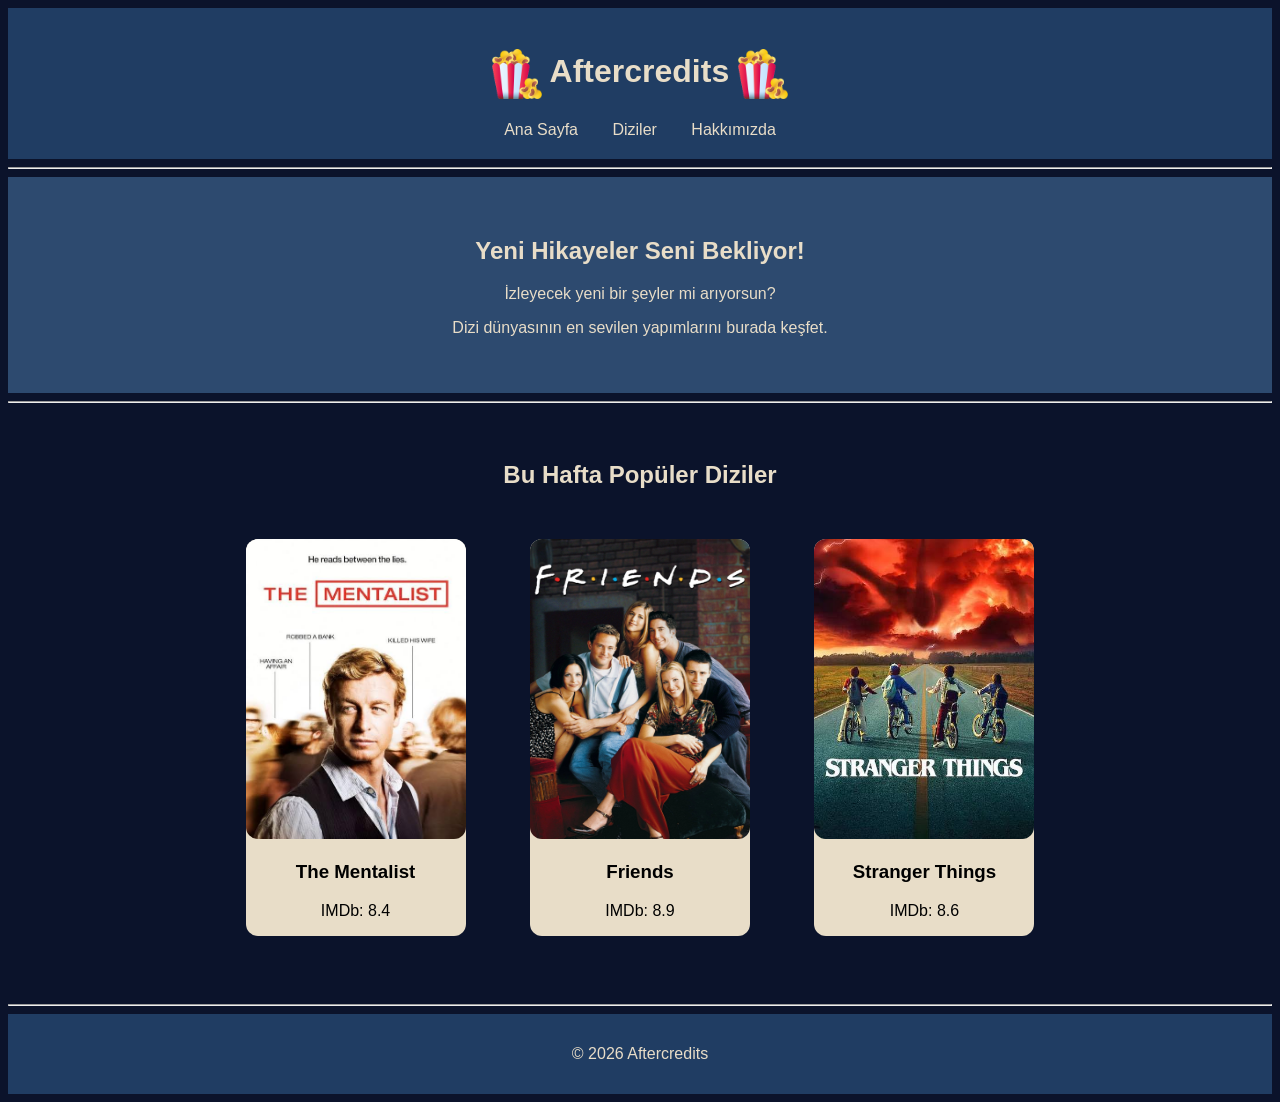
<file: Hafta1/index.html>
<!DOCTYPE html>
<html lang="tr">
<head>
    <meta charset="UTF-8">
    <meta name="viewport" content="width=device-width, initial-scale=1.0">
    <title>Aftercredits</title>
    <link rel="stylesheet" href="style.css">
</head>
<body>

    
<header>
    <h1>
    <img src="img/indir.jpeg" alt="patlamış mısır"> 
    Aftercredits
    <img src="img/indir.jpeg" alt="patlamış mısır"> 
    </h1>

    <nav>
        <a href="#">Ana Sayfa</a>
        <a href="#">Diziler</a>
        <a href="#">Hakkımızda</a>
        
    </nav>
    
</header><hr>

<main>

    <section id="tanitim">
        <h1>Yeni Hikayeler Seni Bekliyor!</h1>
        <p>İzleyecek yeni bir şeyler mi arıyorsun?</p>
        <p>Dizi dünyasının en sevilen yapımlarını burada keşfet.</p>
    </section><hr>

    <section class="populer">
    
        <h2>Bu Hafta Popüler Diziler</h2>

        <div class="dizi">
            <img src="img/resim1.jpeg" alt="Dizi">
            <h3>The Mentalist</h3>
            <p>IMDb: 8.4</p>
        </div>

        <div class="dizi">
            <img src="img/resim2.jpg" alt="Dizi">
            <h3>Friends</h3>
            <p>IMDb: 8.9</p>
        </div>

        <div class="dizi">
            <img src="img/images.jpeg" alt="Dizi">
            <h3>Stranger Things</h3>
            <p>IMDb: 8.6</p>
        </div>

    </section>

</main>
<hr>
<footer>
    <p>© 2026 Aftercredits</p>
</footer>

</body>
</html>
</file>
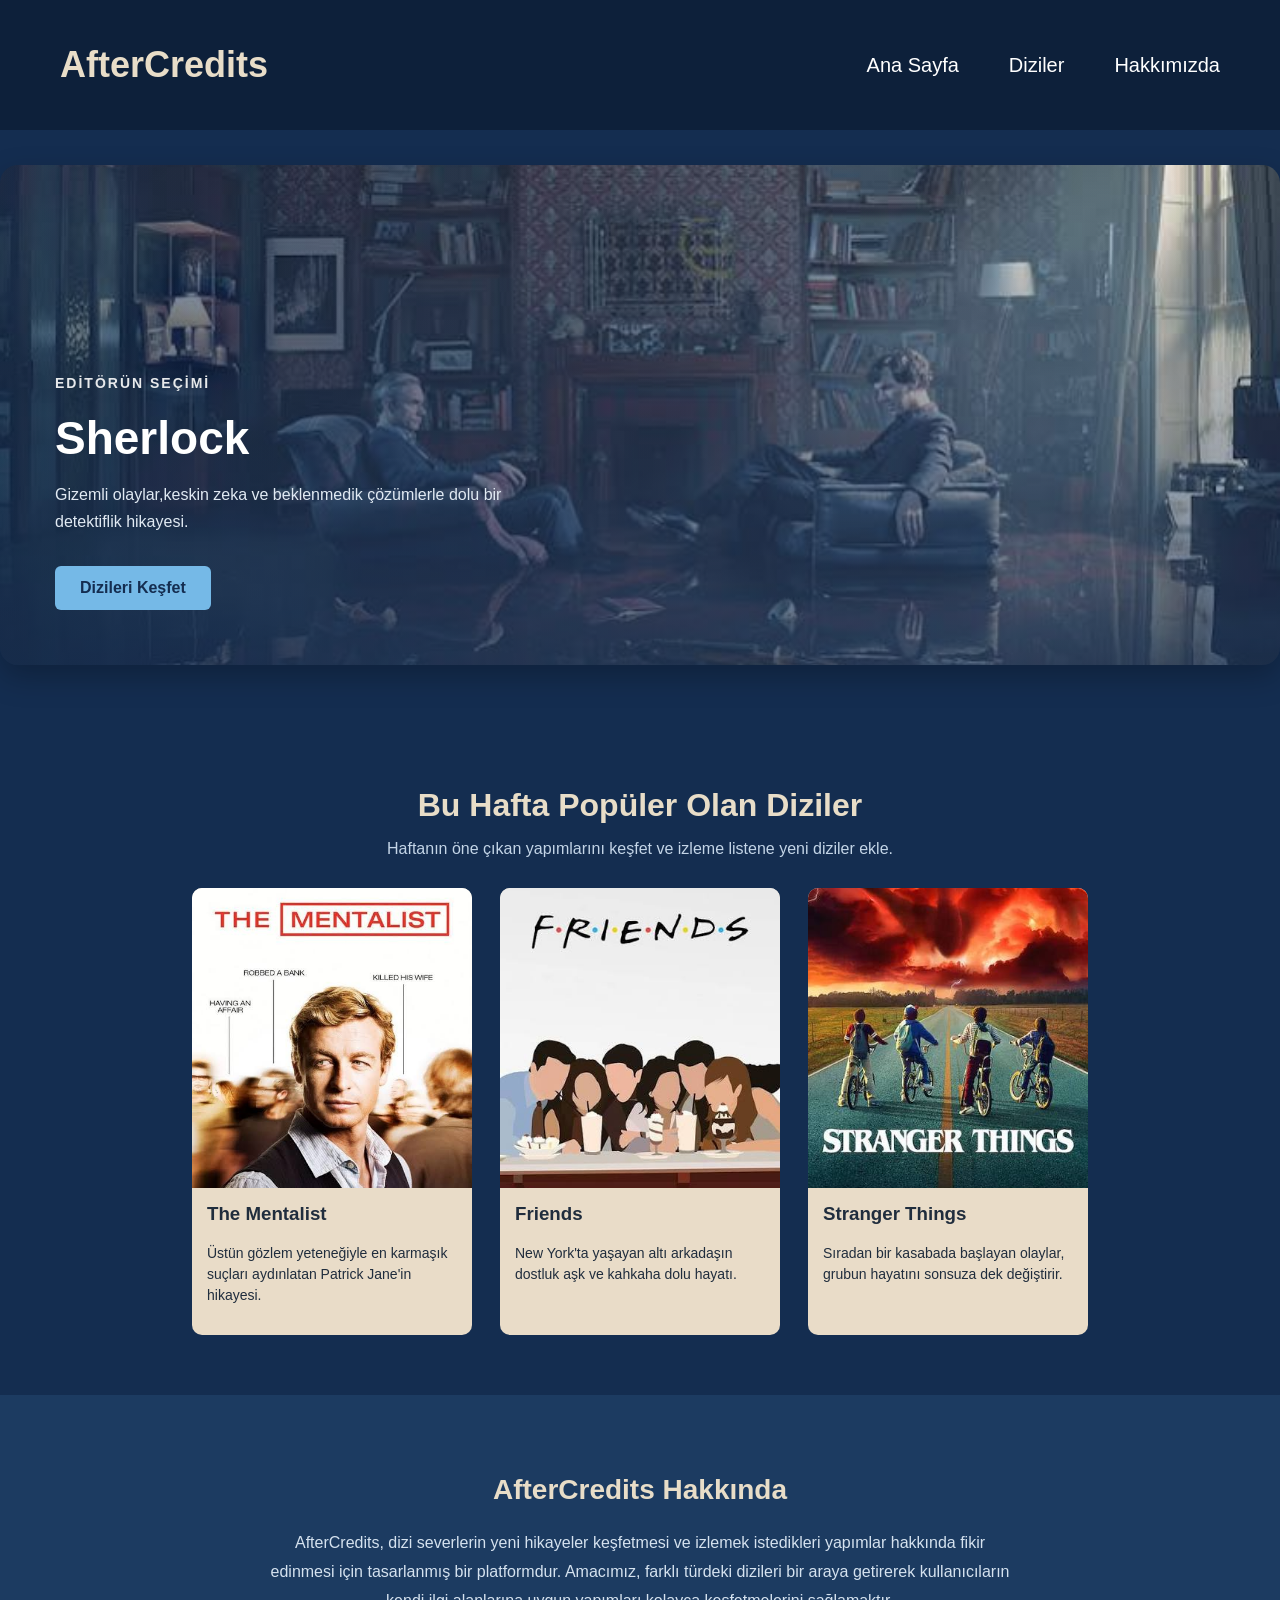
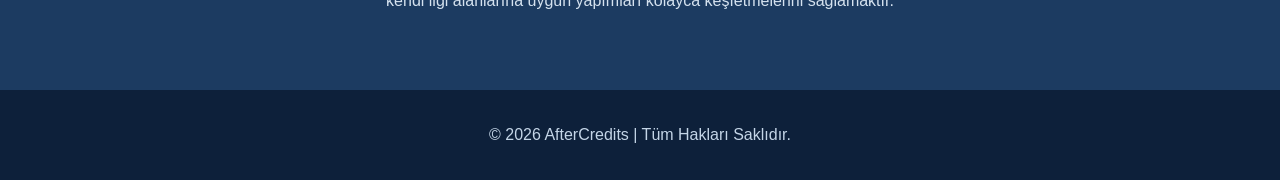
<file: Hafta2/index.html>
<!DOCTYPE html>
<html lang="tr">

<head>
    <meta charset="UTF-8">
    <meta name="viewport" content="width=device-width, initial-scale=1.0">

    <title>AfterCredits | Dizi Dünyası</title>

    <link rel="stylesheet" href="style.css">
</head>

<body>

    <header class="ust-menu">

        <h1>AfterCredits</h1>

        <nav>
            <a href="#anasayfa">Ana Sayfa</a>
            <a href="#bu-hafta-populer">Diziler</a>
            <a href="#hakkimizda">Hakkımızda</a>
        </nav>

    </header>


    <main>


        <section id="anasayfa" class="one-cikan">

            <div class="one-cikan-icerik">

                <p class="etiket">EDİTÖRÜN SEÇİMİ</p>

                <h2>Sherlock</h2>

                <p>
                    Gizemli olaylar,keskin zeka ve beklenmedik
                    çözümlerle dolu bir detektiflik hikayesi.
                </p>

                <a href="#bu-hafta-populer" class="incele"> Dizileri Keşfet
                </a>

            </div>

        </section>

        <section id="bu-hafta-populer" class="populer">

            <div class="bolum-basligi">

                <h2>Bu Hafta Popüler Olan Diziler</h2>

                <p>
                    Haftanın öne çıkan yapımlarını keşfet ve izleme listene yeni diziler ekle.
                </p>

            </div>


            <div class="dizi-kutulari">

                <div class="dizi">

                    <img src="img/resim1.jpeg" alt="The Mentalist posteri">

                    <div class="kart-icerik">

                        <h3>The Mentalist</h3>

                        <p>
                            Üstün gözlem yeteneğiyle en karmaşık  
                            suçları aydınlatan Patrick Jane'in hikayesi.
                        </p>

                    </div>

                </div>

                <div class="dizi">

                    <img src="img/resim4.jpeg" alt="Friends posteri">

                    <div class="kart-icerik">

                        <h3>Friends</h3>

                        <p>
                            New York'ta yaşayan altı arkadaşın dostluk
                            aşk ve kahkaha dolu hayatı.
                            
                        </p>

                    </div>

                </div>

                <div class="dizi">

                    <img src="img/images.jpeg"
                         alt="Stranger Things posteri">

                    <div class="kart-icerik">

                        <h3>Stranger Things</h3>

                        <p>
                            Sıradan bir kasabada başlayan olaylar,
                            grubun hayatını sonsuza dek değiştirir.
                        </p>

                    </div>

                </div>

            </div>

        </section>

        <section id="hakkimizda" class="hakkimizda">

            <h2>AfterCredits Hakkında</h2>

            <p>
                AfterCredits, dizi severlerin yeni hikayeler keşfetmesi ve izlemek istedikleri
                yapımlar hakkında fikir edinmesi için tasarlanmış bir platformdur. Amacımız,
                farklı türdeki dizileri bir araya getirerek kullanıcıların kendi ilgi alanlarına 
                uygun yapımları kolayca keşfetmelerini sağlamaktır.
            </p>

        </section>

    </main>

    <footer>

        <p>© 2026 AfterCredits | Tüm Hakları Saklıdır.</p>

    </footer>

</body>

</html>
</file>
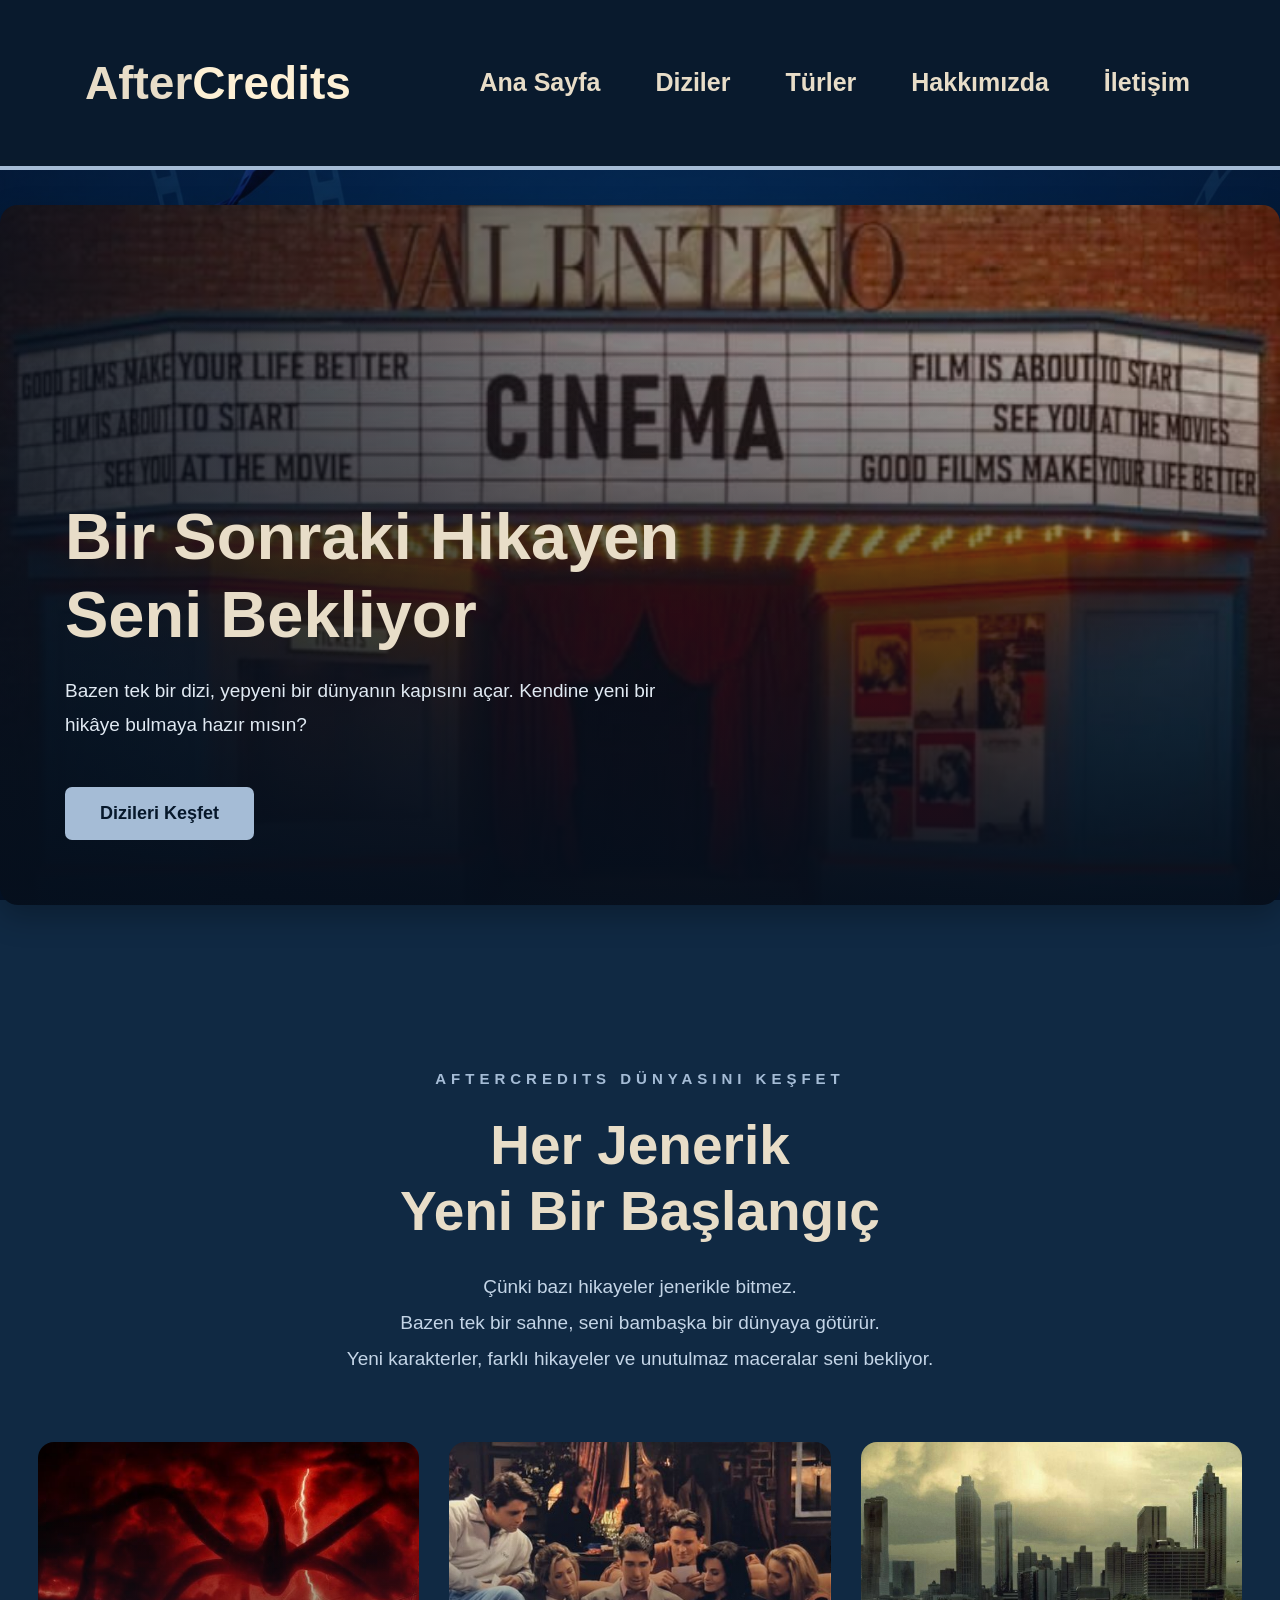
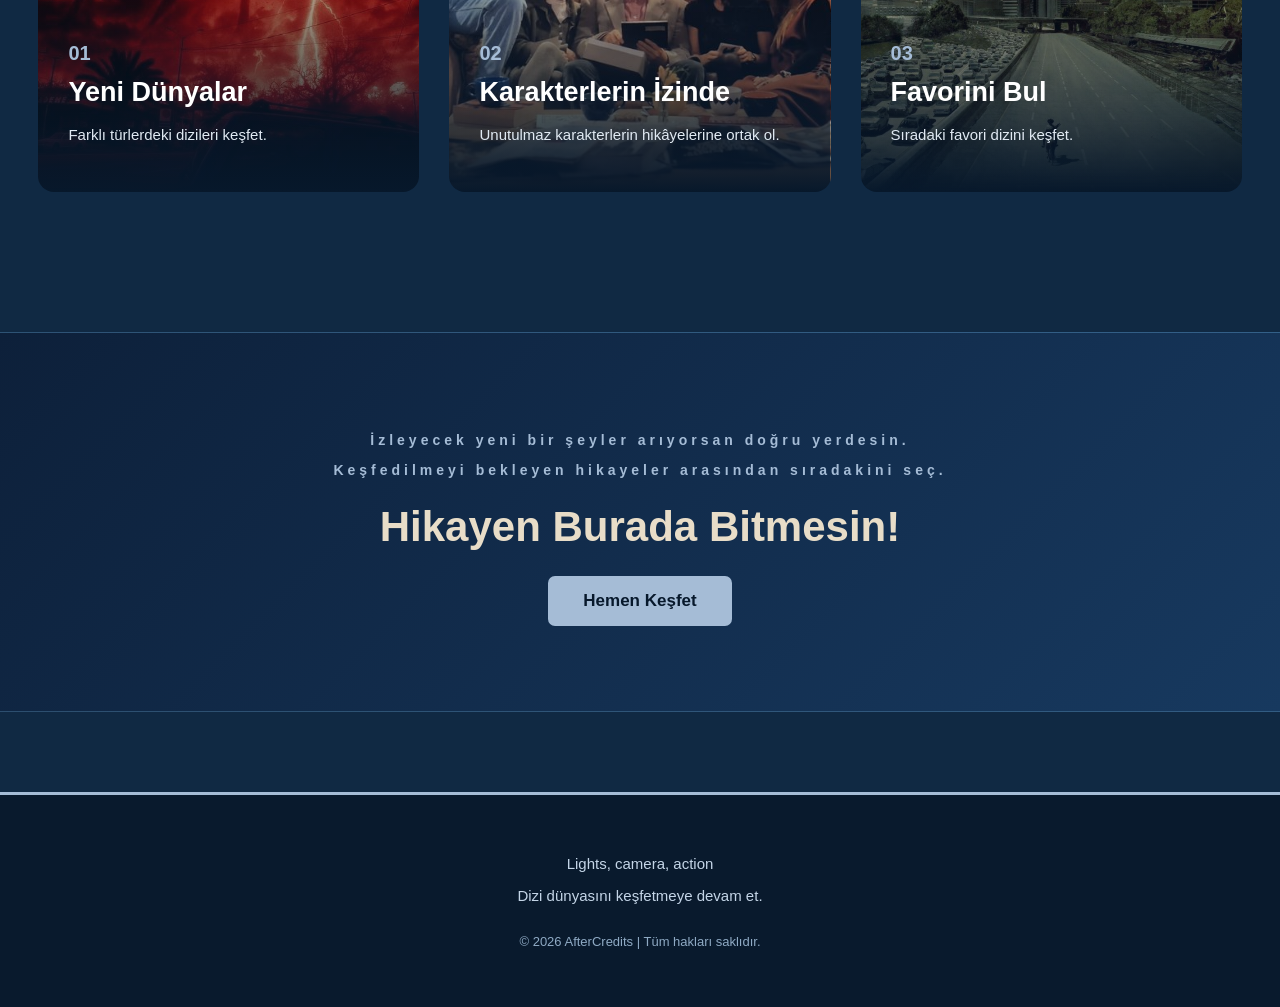
<file: Hafta3/index.html>
<!DOCTYPE html>
<html lang="tr">
<head>
    <meta charset="UTF-8">
    <meta name="viewport" content="width=device-width, initial-scale=1.0">
    <title>AfterCredits | Dizi Dünyası</title>
    <link rel="stylesheet" href="style.css">
</head>

<body>

    <header class="ust-menu">

        <h1>After<span>Credits</span></h1>

        <nav>
            <a href="index.html" class="aktif">Ana Sayfa</a>
            <a href="diziler.html">Diziler</a>
            <a href="turler.html">Türler</a>
            <a href="hakkimizda.html">Hakkımızda</a>
            <a href="iletisim.html">İletişim</a>
        </nav>

    </header>

    <section class="one-cikan">

        <div class="one-cikan-icerik">

            <p class="etiket"></p>
            <h2>
                Bir Sonraki Hikayen 
                <span>Seni Bekliyor</span>
            </h2>

            <p>
                Bazen tek bir dizi, yepyeni bir dünyanın kapısını açar.
                Kendine yeni bir hikâye bulmaya hazır mısın?
            </p>

            <a href="diziler.html" class="incele">
                Dizileri Keşfet
            </a>

        </div>

    </section>

    <section class="kesif-bolumu">

        <div class="kesif-baslik">

            <p class="kucuk-baslik">AFTERCREDITS DÜNYASINI KEŞFET</p>

            <h2>
                Her Jenerik
                <span>Yeni Bir Başlangıç</span>
            </h2>

            <p>
                Çünki bazı hikayeler jenerikle bitmez.<br>
                Bazen tek bir sahne, seni bambaşka bir dünyaya götürür.<br>
                Yeni karakterler, farklı hikayeler ve unutulmaz maceralar seni bekliyor.
            </p>

        </div>


        <div class="kesif-kartlari">

            <div class="kesif-karti kart-bir">

                <div class="kart-yazi">
                    <span>01</span>
                    <h3>Yeni Dünyalar</h3>
                    <p>Farklı türlerdeki dizileri keşfet.</p>
                </div>

            </div>


            <div class="kesif-karti kart-iki">

                <div class="kart-yazi">
                    <span>02</span>
                    <h3>Karakterlerin İzinde</h3>
                    <p>Unutulmaz karakterlerin hikâyelerine ortak ol.</p>
                </div>

            </div>


            <div class="kesif-karti kart-uc">

                <div class="kart-yazi">
                    <span>03</span>
                    <h3>Favorini Bul</h3>
                    <p>Sıradaki favori dizini keşfet.</p>
                </div>

            </div>

        </div>

    </section>

    <section class="son-cagri">

        <p>İzleyecek yeni bir şeyler arıyorsan doğru yerdesin.</p>
        <p>Keşfedilmeyi bekleyen hikayeler arasından sıradakini seç.</p>

        <h2>Hikayen Burada Bitmesin!</h2>

        <a href="diziler.html">Hemen Keşfet</a>

    </section>

    <footer class="alt-bilgi">

        <p>Lights, camera, action</p>
        <p>Dizi dünyasını keşfetmeye devam et.</p>

        <p class="telif">
            © 2026 AfterCredits | Tüm hakları saklıdır.
        </p>

    </footer>

</body>
</html>
</file>
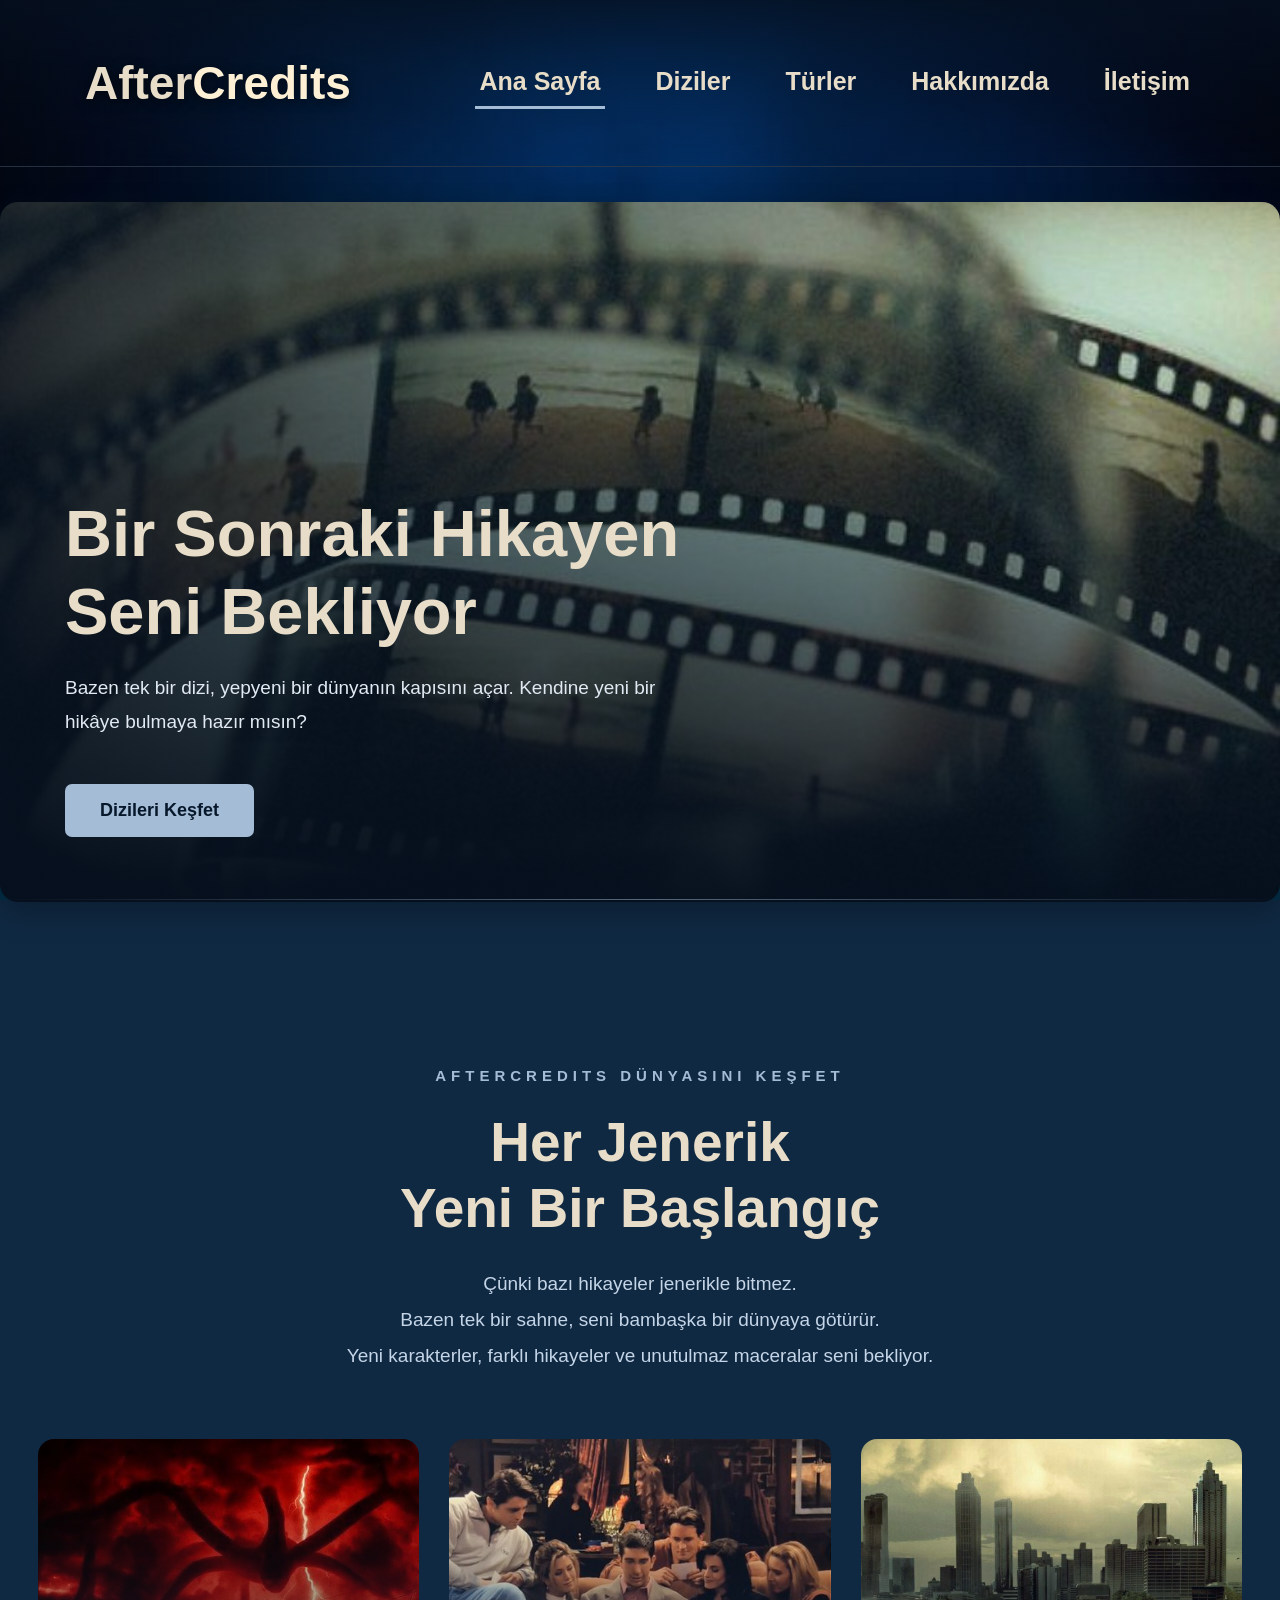
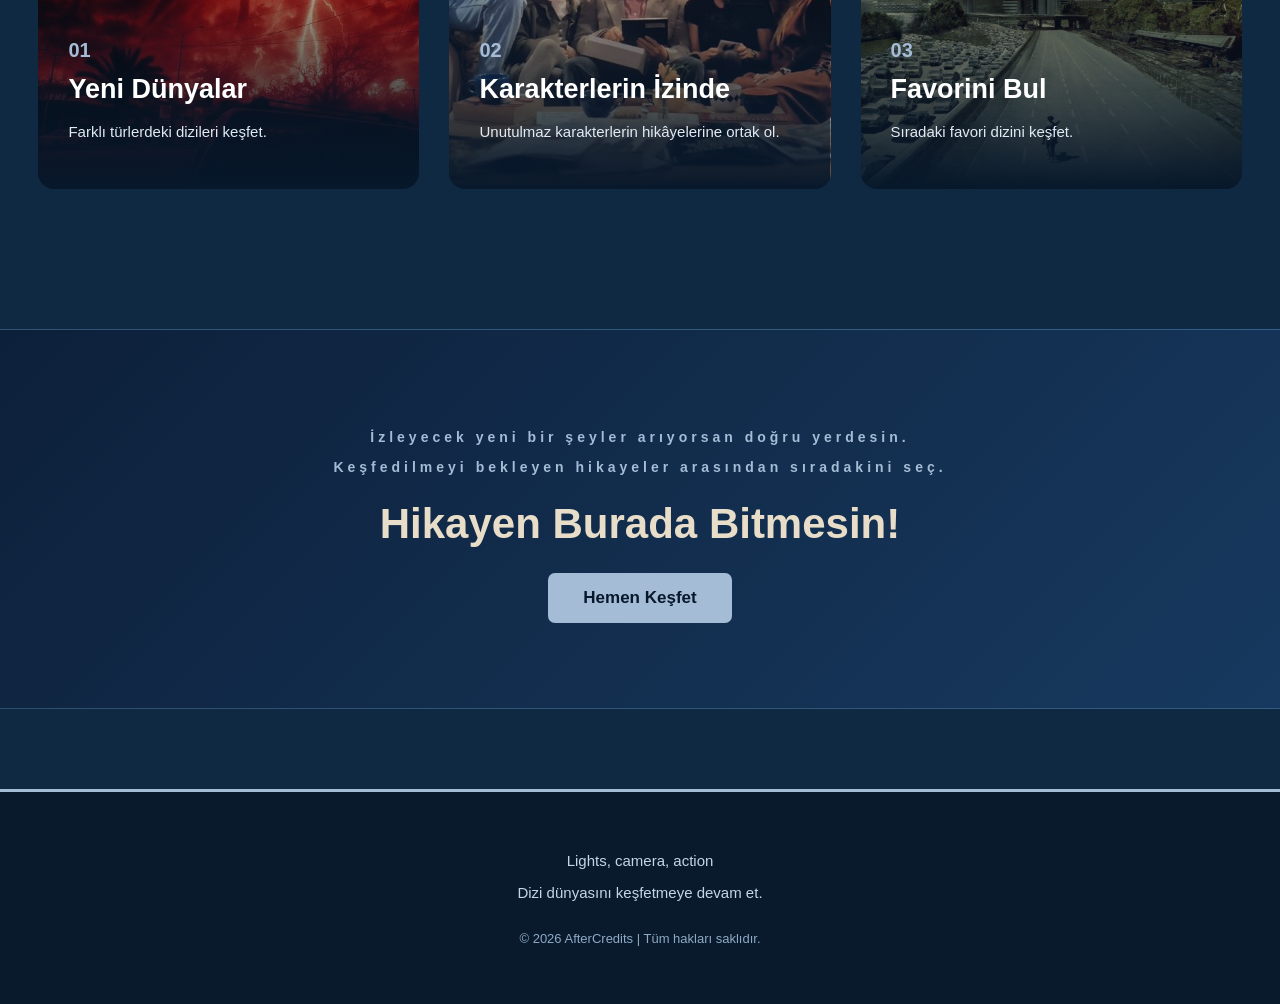
<file: Hafta4/index.html>
<!DOCTYPE html>
<html lang="tr">
<head>
    <meta charset="UTF-8">
    <meta name="viewport" content="width=device-width, initial-scale=1.0">
    <title>AfterCredits | Dizi Dünyası</title>
    <link rel="stylesheet" href="style.css">
</head>

<body>

    <header class="ust-menu">

        <h1>After<span>Credits</span></h1>

        <nav>
            <a href="index.html" class="aktif">Ana Sayfa</a>
            <a href="diziler.html">Diziler</a>
            <a href="turler.html">Türler</a>
            <a href="hakkimizda.html">Hakkımızda</a>
            <a href="iletisim.html">İletişim</a>
        </nav>

    </header>

    <section class="one-cikan">

        <div class="one-cikan-icerik">

            <p class="etiket"></p>
            <h2>
                Bir Sonraki Hikayen 
                <span>Seni Bekliyor</span>
            </h2>

            <p>
                Bazen tek bir dizi, yepyeni bir dünyanın kapısını açar.
                Kendine yeni bir hikâye bulmaya hazır mısın?
            </p>

            <a href="diziler.html" class="incele">
                Dizileri Keşfet
            </a>

        </div>

    </section>

    <section class="kesif-bolumu">

        <div class="kesif-baslik">

            <p class="kucuk-baslik">AFTERCREDITS DÜNYASINI KEŞFET</p>

            <h2>
                Her Jenerik
                <span>Yeni Bir Başlangıç</span>
            </h2>

            <p>
                Çünki bazı hikayeler jenerikle bitmez.<br>
                Bazen tek bir sahne, seni bambaşka bir dünyaya götürür.<br>
                Yeni karakterler, farklı hikayeler ve unutulmaz maceralar seni bekliyor.
            </p>

        </div>


        <div class="kesif-kartlari">

            <div class="kesif-karti kart-bir">

                <div class="kart-yazi">
                    <span>01</span>
                    <h3>Yeni Dünyalar</h3>
                    <p>Farklı türlerdeki dizileri keşfet.</p>
                </div>

            </div>


            <div class="kesif-karti kart-iki">

                <div class="kart-yazi">
                    <span>02</span>
                    <h3>Karakterlerin İzinde</h3>
                    <p>Unutulmaz karakterlerin hikâyelerine ortak ol.</p>
                </div>

            </div>


            <div class="kesif-karti kart-uc">

                <div class="kart-yazi">
                    <span>03</span>
                    <h3>Favorini Bul</h3>
                    <p>Sıradaki favori dizini keşfet.</p>
                </div>

            </div>

        </div>

    </section>

    <section class="son-cagri">

        <p>İzleyecek yeni bir şeyler arıyorsan doğru yerdesin.</p>
        <p>Keşfedilmeyi bekleyen hikayeler arasından sıradakini seç.</p>

        <h2>Hikayen Burada Bitmesin!</h2>

        <a href="diziler.html">Hemen Keşfet</a>

    </section>

    <footer class="alt-bilgi">

        <p>Lights, camera, action</p>
        <p>Dizi dünyasını keşfetmeye devam et.</p>

        <p class="telif">
            © 2026 AfterCredits | Tüm hakları saklıdır.
        </p>

    </footer>

</body>
</html>
</file>
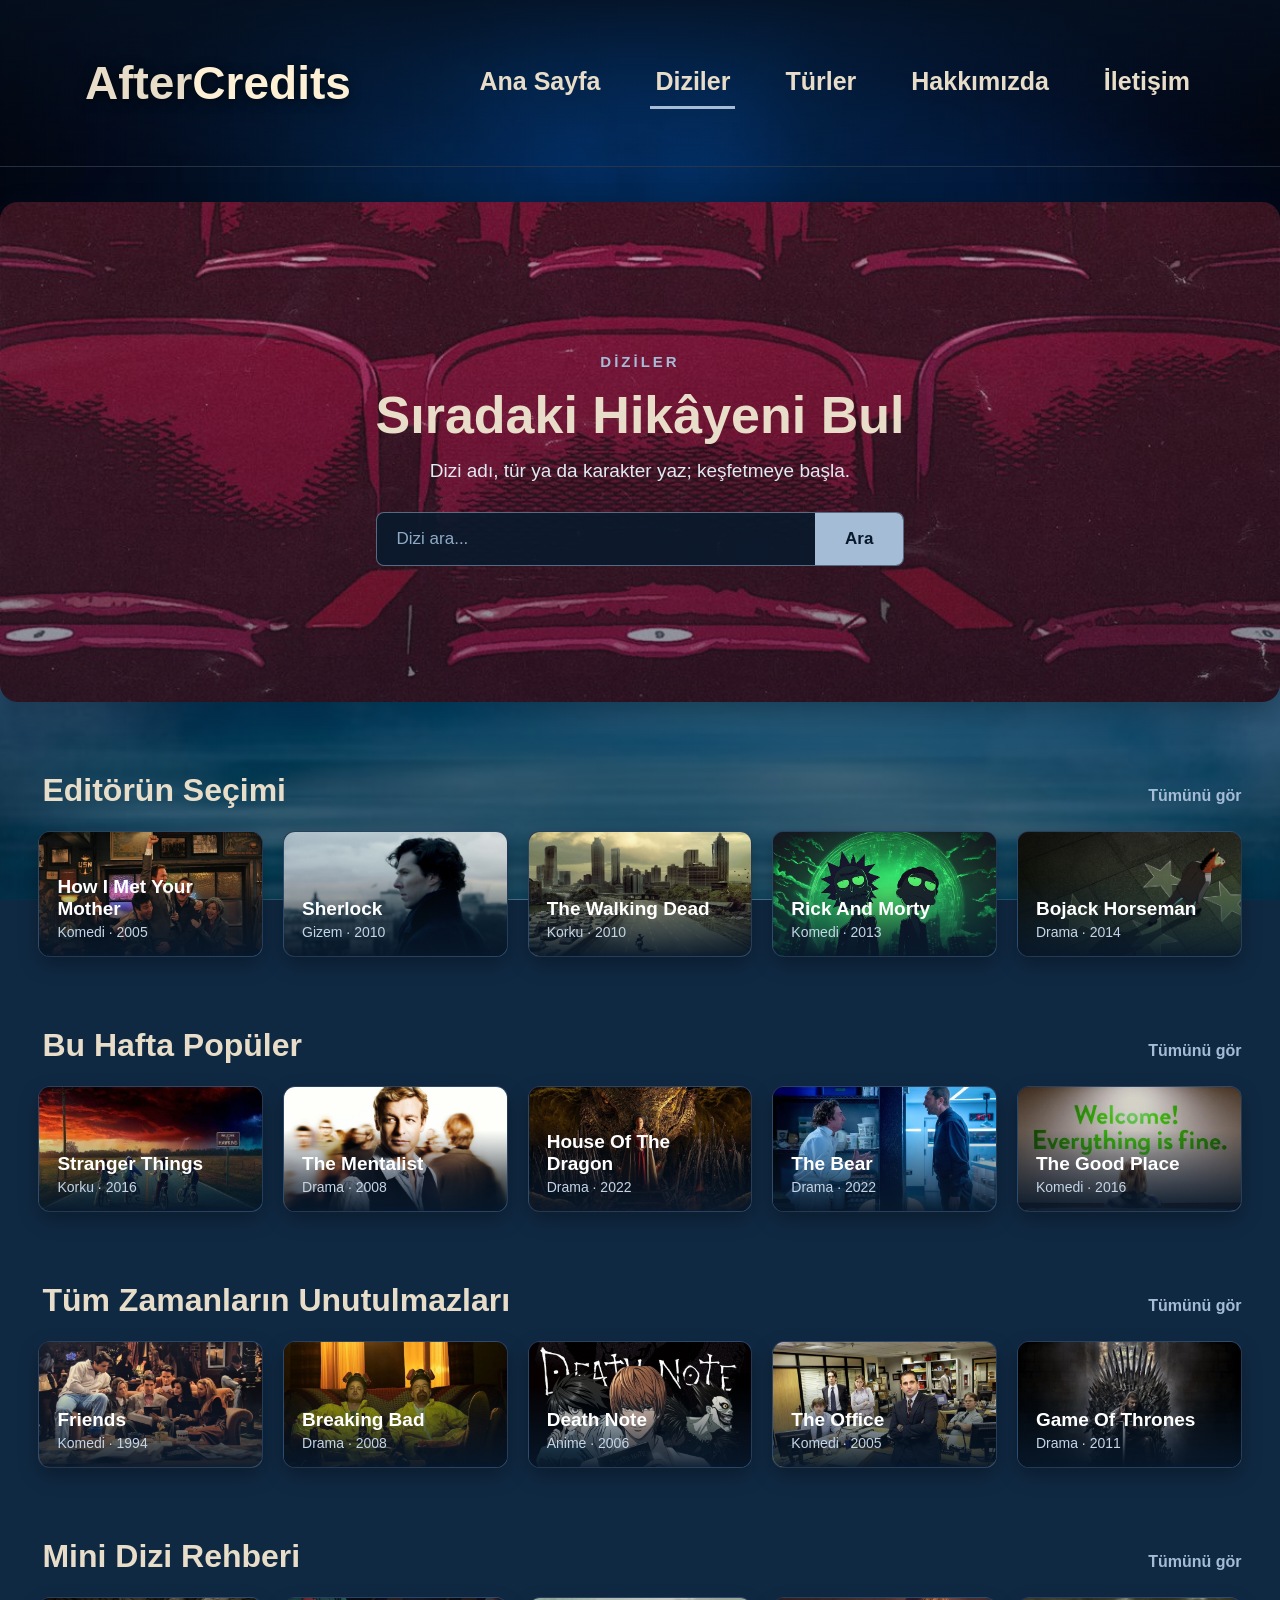
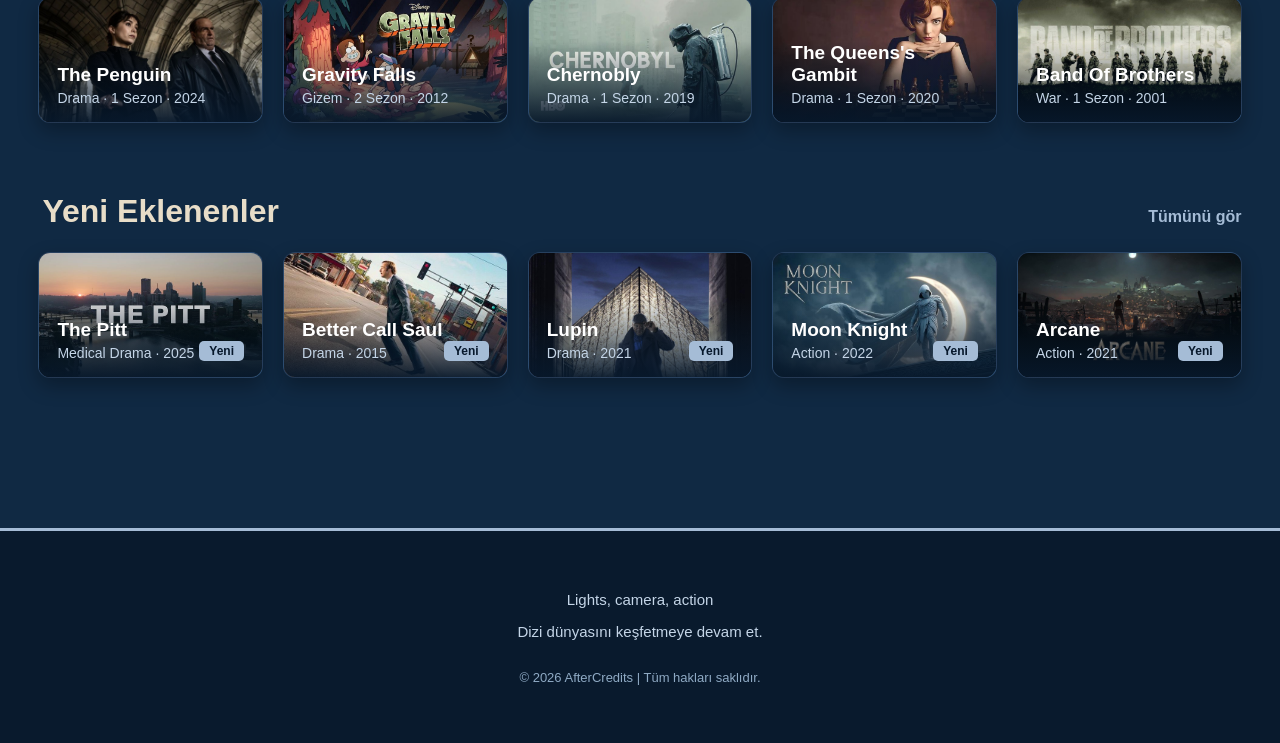
<file: Hafta4/diziler.html>
<!DOCTYPE html>
<html lang="tr">
<head>
    <meta charset="UTF-8">
    <meta name="viewport" content="width=device-width, initial-scale=1.0">
    <title>AfterCredits | Dizi Dünyası</title>
    <link rel="stylesheet" href="style.css">
</head>

<body>

    <header class="ust-menu">

        <h1>After<span>Credits</span></h1>

        <nav>
            <a href="index.html">Ana Sayfa</a>
            <a href="diziler.html" class="aktif">Diziler</a>
            <a href="turler.html">Türler</a>
            <a href="hakkimizda.html">Hakkımızda</a>
            <a href="iletisim.html">İletişim</a>
        </nav>

    </header>

    <section class="diziler-banner">
        <div class="diziler-banner-icerik">

            <p class="etiket">DİZİLER</p>
            <h2>Sıradaki Hikâyeni Bul</h2>
            <p>Dizi adı, tür ya da karakter yaz; keşfetmeye başla.</p>

            <div class="arama-kutusu">
                <input type="search" placeholder="Dizi ara..." aria-label="Dizi ara">
                <button type="button">Ara</button>
            </div>

        </div>
    </section>

    <main class="dizi-bolumleri">

        <section class="dizi-bolumu" id="editorun-secimi">
            <div class="dizi-bolum-baslik">
                <h2>Editörün Seçimi</h2>
                <a href="#">Tümünü gör</a>
            </div>

            <div class="dizi-satir">
                <a href="#" class="dizi-karti">
                    <img src="img/hımym.jpg" alt="Editör Seçimi 1" loading="lazy">
                    <div class="dizi-bilgi">
                        <h3>How I Met Your Mother</h3>
                        <p>Komedi · 2005</p>
                    </div>
                </a>
                <a href="#" class="dizi-karti">
                    <img src="img/sherlock.jpg" alt="Editör Seçimi 2" loading="lazy">
                    <div class="dizi-bilgi">
                        <h3>Sherlock</h3>
                        <p>Gizem · 2010</p>
                    </div>
                </a>
                <a href="#" class="dizi-karti">
                    <img src="img/twd.jpg" alt="Editör Seçimi 3" loading="lazy">
                    <div class="dizi-bilgi">
                        <h3>The Walking Dead</h3>
                        <p>Korku · 2010</p>
                    </div>
                </a>
                <a href="#" class="dizi-karti">
                    <img src="img/rick-and-morty.jpg" alt="Editör Seçimi 4" loading="lazy">
                    <div class="dizi-bilgi">
                        <h3>Rick And Morty</h3>
                        <p>Komedi · 2013</p>
                    </div>
                </a>
                <a href="#" class="dizi-karti">
                    <img src="img/bojack.jpg" alt="Editör Seçimi 5" loading="lazy">
                    <div class="dizi-bilgi">
                        <h3>Bojack Horseman</h3>
                        <p>Drama · 2014</p>
                    </div>
                </a>
            </div>
        </section>

        <section class="dizi-bolumu" id="bu-hafta-populer">
            <div class="dizi-bolum-baslik">
                <h2>Bu Hafta Popüler</h2>
                <a href="#">Tümünü gör</a>
            </div>

            <div class="dizi-satir">
                <a href="#" class="dizi-karti">
                    <img src="img/stranger.jpg" alt="Dizi 1" loading="lazy">
                    <div class="dizi-bilgi">
                        <h3>Stranger Things</h3>
                        <p>Korku · 2016</p>
                    </div>
                </a>
                <a href="#" class="dizi-karti">
                    <img src="img/the-mentalist.jpg" alt="Dizi 2" loading="lazy">
                    <div class="dizi-bilgi">
                        <h3>The Mentalist</h3>
                        <p>Drama · 2008</p>
                    </div>
                </a>
                <a href="#" class="dizi-karti">
                    <img src="img/hod.jpg" alt="Dizi 3" loading="lazy">
                    <div class="dizi-bilgi">
                        <h3>House Of The Dragon</h3>
                        <p>Drama · 2022</p>
                    </div>
                </a>
                <a href="#" class="dizi-karti">
                    <img src="img/The-bear.jpg" alt="Dizi 4" loading="lazy">
                    <div class="dizi-bilgi">
                        <h3>The Bear</h3>
                        <p>Drama · 2022</p>
                    </div>
                </a>
                <a href="#" class="dizi-karti">
                    <img src="img/the-good-place.jpg" alt="Dizi 5" loading="lazy">
                    <div class="dizi-bilgi">
                        <h3>The Good Place</h3>
                        <p>Komedi · 2016</p>
                    </div>
                </a>
            </div>
        </section>

        <section class="dizi-bolumu" id="unutulmazlar">
            <div class="dizi-bolum-baslik">
                <h2>Tüm Zamanların Unutulmazları</h2>
                <a href="#">Tümünü gör</a>
            </div>

            <div class="dizi-satir">
                <a href="#" class="dizi-karti">
                    <img src="img/friends.jpg" alt="Dizi 6" loading="lazy">
                    <div class="dizi-bilgi">
                        <h3>Friends</h3>
                        <p>Komedi · 1994</p>
                    </div>
                </a>
                <a href="#" class="dizi-karti">
                    <img src="img/bb.jpg" alt="Dizi 7" loading="lazy">
                    <div class="dizi-bilgi">
                        <h3>Breaking Bad</h3>
                        <p>Drama · 2008</p>
                    </div>
                </a>
                <a href="#" class="dizi-karti">
                    <img src="img/death-note.jpg" alt="Dizi 8" loading="lazy">
                    <div class="dizi-bilgi">
                        <h3>Death Note</h3>
                        <p>Anime · 2006</p>
                    </div>
                </a>
                <a href="#" class="dizi-karti">
                    <img src="img/the-office.jpg" alt="Dizi 9" loading="lazy">
                    <div class="dizi-bilgi">
                        <h3>The Office</h3>
                        <p>Komedi · 2005</p>
                    </div>
                </a>
                <a href="#" class="dizi-karti">
                    <img src="img/got.jpg" alt="Dizi 10" loading="lazy">
                    <div class="dizi-bilgi">
                        <h3>Game Of Thrones</h3>
                        <p>Drama · 2011</p>
                    </div>
                </a>
            </div>
        </section>

        <section class="dizi-bolumu" id="mini-dizi-rehberi">
            <div class="dizi-bolum-baslik">
                <h2>Mini Dizi Rehberi</h2>
                <a href="#">Tümünü gör</a>
            </div>

            <div class="dizi-satir">
                <a href="#" class="dizi-karti">
                    <img src="img/the-penguin.jpg" alt="Dizi 11" loading="lazy">
                    <div class="dizi-bilgi">
                        <h3>The Penguin</h3>
                        <p>Drama · 1 Sezon · 2024</p>
                    </div>
                </a>
                <a href="#" class="dizi-karti">
                    <img src="img/esrarengiz-kasaba.jpg" alt="Dizi 12" loading="lazy">
                    <div class="dizi-bilgi">
                        <h3>Gravity Falls</h3>
                        <p>Gizem · 2 Sezon · 2012 </p>
                    </div>
                </a>
                <a href="#" class="dizi-karti">
                    <img src="img/chernobl.jpg" alt="Dizi 13" loading="lazy">
                    <div class="dizi-bilgi">
                        <h3>Chernobly</h3>
                        <p>Drama · 1 Sezon · 2019</p>
                    </div>
                </a>
                <a href="#" class="dizi-karti">
                    <img src="img/the-queens's-gambit.jpg" alt="Dizi 14" loading="lazy">
                    <div class="dizi-bilgi">
                        <h3>The Queens's Gambit</h3>
                        <p>Drama · 1 Sezon · 2020</p>
                    </div>
                </a>
                <a href="#" class="dizi-karti">
                    <img src="img/band.jpg" alt="Dizi 15" loading="lazy">
                    <div class="dizi-bilgi">
                        <h3>Band Of Brothers</h3>
                        <p>War · 1 Sezon · 2001</p>
                    </div>
                </a>
            </div>
        </section>

        <section class="dizi-bolumu" id="yeni-eklenenler">
            <div class="dizi-bolum-baslik">
                <h2>Yeni Eklenenler</h2>
                <a href="#">Tümünü gör</a>
            </div>

            <div class="dizi-satir">
                <a href="#" class="dizi-karti">
                    <img src="img/The-pitt.jpg" alt="Dizi 16" loading="lazy">
                    <div class="dizi-bilgi">
                        <h3>The Pitt</h3>
                        <p>Medical Drama · 2025</p>
                        <span class="etiket-yeni">Yeni</span>
                    </div>
                </a>
                <a href="#" class="dizi-karti">
                    <img src="img//better-call-saul.jpg" alt="Dizi 17" loading="lazy">
                    <div class="dizi-bilgi">
                        <h3>Better Call Saul</h3>
                        <p>Drama · 2015</p>
                        <span class="etiket-yeni">Yeni</span>
                    </div>
                </a>
                <a href="#" class="dizi-karti">
                    <img src="img/lupin.jpg" alt="Dizi 18" loading="lazy">
                    <div class="dizi-bilgi">
                        <h3>Lupin</h3>
                        <p>Drama · 2021</p>
                        <span class="etiket-yeni">Yeni</span>
                    </div>
                </a>
                <a href="#" class="dizi-karti">
                    <img src="img/moon-knight.jpg" alt="Dizi 19" loading="lazy">
                    <div class="dizi-bilgi">
                        <h3>Moon Knight</h3>
                        <p>Action · 2022</p>
                        <span class="etiket-yeni">Yeni</span>
                    </div>
                </a>
                <a href="#" class="dizi-karti">
                    <img src="img/arcane.jpg" alt="Dizi 20" loading="lazy">
                    <div class="dizi-bilgi">
                        <h3>Arcane</h3>
                        <p>Action · 2021</p>
                        <span class="etiket-yeni">Yeni</span>
                    </div>
                </a>
            </div>
        </section>

    </main>

    <footer class="alt-bilgi">

        <p>Lights, camera, action</p>
        <p>Dizi dünyasını keşfetmeye devam et.</p>

        <p class="telif">
            © 2026 AfterCredits | Tüm hakları saklıdır.
        </p>

    </footer>

</body>
</html>
</file>
<file: Hafta1/style.css>
body{
    font-family:Arial, sans-serif;
    background: #0B132B;
    color: #E8DDC8;
}

header{
    background: #203D63;
    text-align: center;
    padding:20px;
}

nav a{
    color: #E8DDC8;
    text-decoration: none;
    margin: 0 15px;
}

#tanitim{
    text-align:center;
    padding:40px 20px;
    background: #2d4a6f;
}

.populer{
    text-align:center;
    padding:30px;
}

.dizi{
    display:inline-block;
    width:220px;
    background: #E8DDC8;
    margin:30px;
    border-radius: 12px;
    color: black;
}

.dizi img{
    width:100%;
    height:300px;
    border-radius: 12px
}

footer{
    text-align:center;
    background: #203D63;
    padding:15px;
}

img { 
    width: 220px;
    height: 300px;
}

header h1 img {
    width: 50px;
    height: 50px;
    vertical-align: middle;
}
</file>
<file: Hafta2/style.css>
* {
    box-sizing: border-box;
}

body {
    margin: 0;
    font-family: Arial, sans-serif;
    background-color: #142D50;
    color: #E8DDC8;
}

.ust-menu {
    width: 100%;
    min-height: 100px;
    display: flex;
    justify-content: space-between;
    align-items: center;
    padding: 20px 60px;
    background-color: #0D203A;
}

.ust-menu h1 {
    color: #E8DDC8;
    font-size: 36px;
    font-weight: bold;
}

.ust-menu nav {
    display: flex;
    gap: 50px;
}

.ust-menu nav a {
    color: white;
    text-decoration: none;
    font-size: 20px;
    font-weight: 500;
}

.ust-menu nav a:hover {
    color: #75B9E7;
}


.one-cikan {
    width: 100%;
    max-width: 1350px;
    height: 500px;
    margin: 35px auto 60px;
    padding: 55px;
    display: flex;
    align-items: flex-end;
    border-radius: 18px;
    overflow: hidden;

    background:
        linear-gradient(
            to top,
            rgba(20, 45, 80, 0.65),
            rgba(20, 45, 80, 0.05)
        ),
        linear-gradient(
            to right,
            rgba(20, 45, 80, 0.55),
            rgba(20,45,80,0.15),
            transparent
        ),
        url("img/sherlock-banner.jpeg");

    background-size: cover;
    background-position: center;
    background-repeat: no-repeat;

    box-shadow: 0 12px 30px rgba(0, 0, 0, 0.25);
}

.one-cikan-icerik {
    max-width: 450px;
}

.one-cikan .etiket {
    color: #e7e9eb;
    font-weight: bold;
    font-size: 14px;
    letter-spacing: 2px;
}

.one-cikan h2 {
    color: white;
    font-size: 46px;
    margin: 15px 0;
}

.one-cikan-icerik p {
    font-size: 16px;
    line-height: 1.7;
    color: #E1EAF3;
}

.one-cikan-poster {
    width: 210px;
    
}

.one-cikan-poster img {
    width: 100%;
    height: 300px;
    object-fit: cover;
    border-radius: 10px;
    box-shadow: 0 8px 25px rgba(0, 0, 0, 0.4);
}

.incele {
    display: inline-block;
    background-color: #75B9E7;
    color: #142D50;
    text-decoration: none;
    font-weight: bold;
    padding: 13px 25px;
    margin-top: 15px;
    border-radius: 6px;
    transition: background-color 0.3s;
}

.incele:hover {
    background-color: white;
}

.populer {
    width: 94%;
    max-width: 1350px;
    margin: 0 auto;
    padding: 35px 0 60px;
}

.bolum-basligi {
    text-align: center;
}

.bolum-basligi h2 {
    font-size: 32px;
    margin-bottom: 8px;
}

.bolum-basligi p {
    color: #C4D5E7;
    margin-bottom: 30px;
}

.dizi-kutulari {
    display: flex;
    flex-wrap: wrap;
    justify-content: center;
    gap: 28px;
}

.dizi {
    flex: 1 1 300px;
    max-width: 280px;
    background-color: #E9DCC8;
    color: #202D3D;
    border-radius: 10px;
    overflow: hidden;
    transition: transform 0.3s;
}

.dizi:hover {
    transform: translateY(-7px);
}

.dizi img {
    width: 100%;
    height: 300px;
    object-fit: cover;
    display: block;
}

.kart-icerik {
    padding: 15px;
}

.kart-icerik h3 {
    margin-top: 0;
}

.kart-icerik p {
    line-height: 1.5;
    font-size: 14px;
}

.hakkimizda {
    background-color: #1c3B61;
    padding: 55px 50px;
    text-align: center;
}

.hakkimizda h2 {
    font-size: 28px;
}

.hakkimizda p {
    max-width: 750px;
    margin: 20px auto;
    line-height: 1.8;
    color: #D5E2EF;
}

footer {
    background-color: #0D203A;
    text-align: center;
    padding: 20px;
    color: #C4D5E7;
}

@media (max-width: 650px) {

    .ust-menu {
        width: 100%;
        padding: 10px;
        flex-direction: column;
    }

    .ust-menu nav {
        gap: 15px;
        flex-wrap: wrap;
        justify-content: center;
    }

    .ust-menu h1 {
        font-size: 28px;
    }

    .one-cikan {
        width: 94%;
        min-height: 400px;
        padding: 35px 25px;
        gap: 20px;
        flex-direction: column;
        align-items: flex-start;
    }

    .one-cikan h2 {
        font-size: 34px;
    }

    .one-cikan-icerik p {
        font-size: 14px;
    }

    .one-cikan-poster {
        width: 125px;
    }

    .one-cikan-poster img {
        height: 190px;
    }

    .populer {
        padding: 30px 0;
    }

    .bolum-basligi h2 {
        font-size: 25px;
    }

    .dizi {
        flex: 1 1 220px;
        max-width: 100%;
    }

    .hakkimizda {
        padding: 40px 25px;
    }

}
</file>
<file: Hafta3/style.css>
* {
    box-sizing: border-box;
}

body {
    margin: 0;
    font-family: Arial, sans-serif;
    background-color: #102943;
    color: #E8DDC8;

    background-image:
        linear-gradient(
            rgba(5, 15, 29, 0.60),
            rgba(5, 15, 29, 0.80)
        ),
        url("img/arka-plan-banner.jpeg");

    background-size: cover;
    background-position: center;
    background-repeat: no-repeat;
    background-attachment: fixed;
}

.ust-menu {
    width: 100%;
    min-height: 155px;
    display: flex;
    justify-content: space-between;
    align-items: center;
    padding: 25px 85px;
    background-color: #091A2D;
    border-bottom: 4px solid #A5BCD6;
}

.ust-menu h1 {
    color: #E8DDC8;
    font-size: 46px;
    font-weight: bold;
}

.ust-menu h1 span {
    color: #FDF0D5;
}

.ust-menu nav {
    display: flex;
    gap: 45px;
}

.ust-menu nav a {
    color: #E8DDC8;
    text-decoration: none;
    font-size: 25px;
    font-weight: 600;
    padding: 10px 5px;
    transition: 0.3s;
}

.ust-menu nav a:hover{
    color:#A5BCD6;
}
.ust-menu nav a.aktif {
    color: #E8DDC8;
}

.one-cikan {
    width: 100%;
    max-width: 1900px;
    min-height: 700px;
    margin: 35px auto 60px;
    padding: 65px;
    display: flex;
    align-items: flex-end;
    border-radius: 18px;
    overflow: hidden;

    background-image:
        linear-gradient(to top, rgba(5, 15, 29, 0.95), transparent 85%),
        linear-gradient(to right, rgba(5, 15, 29, 0.8), transparent),
        url("img/ana-sayfa-banner.jpeg");

    background-size: cover;
    background-position: center;
    background-repeat: no-repeat;
    box-shadow: 0 12px 30px rgba(0, 0, 0, 0.25);
}

.one-cikan-icerik {
    max-width: 750px;
}

.etiket {
    color: #A5BCD6;
    font-size: 15px;
    font-weight: bold;
    letter-spacing: 3px;
}

.one-cikan h2 {
    color: #E8DDC8;
    font-size: 65px;
    line-height: 1.2;
    margin: 20px 0;
}

.one-cikan h2 span {
    display: block;
    color: #E8DDC8;
}

.one-cikan-icerik > p:not(.etiket) {
    color: #E1EAF3;
    font-size: 19px;
    line-height: 1.8;
    max-width: 650px;
}

.incele {
    display: inline-block;
    margin-top: 25px;
    padding: 16px 35px;
    background-color: #A5BCD6;
    color: #07182B;
    text-decoration: none;
    font-size: 18px;
    font-weight: bold;
    border-radius: 7px;
    transition: 0.3s;
}

.incele:hover {
    background-color: #E8DDC8;
    transform: translateY(-4px);
}

.kesif-bolumu {
    width: 94%;
    max-width: 1550px;
    margin: 0 auto;
    padding: 90px 0 110px;
}

.kesif-baslik {
    text-align: center;
    max-width: 950px;
    margin: 0 auto 65px;
}

.kucuk-baslik {
    color: #A5BCD6;
    font-size: 15px;
    font-weight: bold;
    letter-spacing: 5px;
}

.kesif-baslik h2 {
    color: #E8DDC8;
    font-size: 55px;
    line-height: 1.2;
    margin: 25px 0;
}

.kesif-baslik h2 span {
    display: block;
    color: #E8DDC8;
}

.kesif-baslik p:last-child {
    max-width: 750px;
    margin: 0 auto;
    color: #C4D5E7;
    font-size: 19px;
    line-height: 1.9;
}

.kesif-kartlari {
    display: grid;
    grid-template-columns: repeat(3, 1fr);
    gap: 30px;
}

.kesif-karti {
    position: relative;
    overflow: hidden;
    min-height: 350px;
    display: flex;
    align-items: flex-end;
    padding: 30px;
    border-radius: 16px;

    background-size: cover;
    background-position: center;

    transition: 0.3s;
}

.kart-bir {
    background-image:
        linear-gradient(to top, #07182B, transparent 85%),
        url("img/kesfet.jpeg");
}

.kart-iki {
    background-image:
        linear-gradient(to top, #07182B, transparent 85%),
        url("img/tanis.jpeg");
}

.kart-uc {
    background-image:
        linear-gradient(to top, #07182B, transparent 85%),
        url("img/favori.jpeg");
}

.kesif-karti:hover {
    transform: translateY(-8px);
}

.kart-yazi {
    position: relative;
    z-index: 2;
}

.kart-yazi span {
    color: #A5BCD6;
    font-size: 20px;
    font-weight: bold;
}

.kart-yazi h3 {
    color: white;
    font-size: 27px;
    margin: 12px 0;
}

.kart-yazi p {
    color: #E1EAF3;
    font-size: 15px;
    line-height: 1.6;
}

.son-cagri {
    text-align: center;
    padding: 85px 20px;
    margin: 30px auto 80px;
    background: linear-gradient(135deg, #0D203A, #17395F);
    border-top: 1px solid rgba(117, 185, 231, 0.3);
    border-bottom: 1px solid rgba(117, 185, 231, 0.3);
}

.son-cagri p {
    color: #A5BCD6;
    font-size: 14px;
    font-weight: bold;
    letter-spacing: 4px;
}

.son-cagri h2 {
    color: #E8DDC8;
    font-size: 42px;
    margin: 25px 0;
}

.son-cagri a {
    display: inline-block;
    padding: 15px 35px;
    background-color: #A5BCD6;
    color: #07182B;
    text-decoration: none;
    font-weight: bold;
    font-size: 17px;
    border-radius: 7px;
    transition: 0.3s;
}

.son-cagri a:hover {
    background-color: #E8DDC8;
    transform: translateY(-4px);
}

.alt-bilgi {
    text-align: center;
    padding: 45px 20px;
    background-color: #091A2D;
    border-top: 3px solid #A5BCD6;
}

.alt-bilgi h2 {
    color: #E8DDC8;
    font-size: 30px;
}

.alt-bilgi h2 span {
    color: #75B9E7;
}

.alt-bilgi p {
    color: #C4D5E7;
    font-size: 15px;
}

.alt-bilgi .telif {
    margin-top: 30px;
    font-size: 13px;
    color: #8FAAC4;
}

@media (max-width: 900px) {

    .ust-menu {
        flex-direction: column;
        padding: 25px 15px;
        gap: 20px;
    }

    .ust-menu nav {
        justify-content: center;
        flex-wrap: wrap;
        gap: 15px;
    }

    .ust-menu nav a {
        font-size: 17px;
    }

    .one-cikan {
        min-height: 500px;
        padding: 35px;
    }

    .one-cikan h2 {
        font-size: 45px;
    }

    .kesif-kartlari {
        grid-template-columns: 1fr;
    }

    .kesif-karti {
        min-height: 300px;
    }
}


@media (max-width: 600px) {

    .ust-menu h1 {
        font-size: 35px;
    }

    .one-cikan {
        min-height: 430px;
        padding: 25px;
    }

    .one-cikan h2 {
        font-size: 36px;
    }

    .one-cikan-icerik > p:not(.etiket) {
        font-size: 16px;
    }

    .kesif-baslik h2 {
        font-size: 36px;
    }

    .kesif-baslik p:last-child {
        font-size: 16px;
    }

    .son-cagri h2 {
        font-size: 30px;
    }
}
</file>
<file: Hafta4/style.css>
* {
    box-sizing: border-box;
}

body {
    margin: 0;
    font-family: Arial, sans-serif;
    background-color: #102943;
    color: #E8DDC8;

    background-image:
        linear-gradient(
            rgba(5, 15, 29, 0.25),
            rgba(5, 15, 29, 0.55)
        ),
        url("img/arka-plan4-banner.jpeg");

    background-size: cover;
    background-position: center;
    background-repeat: no-repeat;
    background-attachment: fixed;
}

.ust-menu {
    width: 100%;
    min-height: 155px;
    display: flex;
    justify-content: space-between;
    align-items: center;
    padding: 25px 85px;
    background: linear-gradient(to bottom, rgba(5, 15, 29, 0.85), transparent);
    border-bottom: 1px solid rgba(165, 188, 214, 0.2);
}

.ust-menu::after {
    content: "";
    position: absolute;
    left: 0;
    right: 0;
    bottom: 0;
    height: 1px;
    background: linear-gradient(to right, transparent, rgba(165, 188, 214, 0.5), transparent);
}

.ust-menu h1 {
    text-shadow:
        0 0 12px rgba(165, 188, 214, 0.5),
        0 0 30px rgba(165, 188, 214, 0.25);
    position: relative;
    color: #E8DDC8;
    font-size: 46px;
    font-weight: bold;
    text-shadow: 0 2px 12px rgba(0, 0, 0, 0.6);
}

.ust-menu h1 span {
    color: #FDF0D5;
}

.ust-menu nav {
    display: flex;
    gap: 45px;
}

.ust-menu nav a {
    color: #E8DDC8;
    text-decoration: none;
    font-size: 25px;
    font-weight: 600;
    padding: 10px 5px;
    transition: 0.3s;
    border-bottom: 3px solid transparent;
}

.ust-menu nav a:hover{
    color:#A5BCD6;
}
.ust-menu nav a.aktif {
    color: #E8DDC8;
     border-bottom-color: #A5BCD6;
}

.one-cikan {
    width: 100%;
    max-width: 1900px;
    min-height: 700px;
    margin: 35px auto 60px;
    padding: 65px;
    display: flex;
    align-items: flex-end;
    border-radius: 18px;
    overflow: hidden;

    background-image:
        linear-gradient(to top, rgba(5, 15, 29, 0.95), transparent 85%),
        linear-gradient(to right, rgba(5, 15, 29, 0.8), transparent),
        url("img/ana-sayfa2-banner.jpeg");

    background-size: cover;
    background-position: center;
    background-repeat: no-repeat;
    box-shadow: 0 12px 30px rgba(0, 0, 0, 0.25);
}

.one-cikan-icerik {
    max-width: 750px;
}

.etiket {
    color: #A5BCD6;
    font-size: 15px;
    font-weight: bold;
    letter-spacing: 3px;
}

.one-cikan h2 {
    color: #E8DDC8;
    font-size: 65px;
    line-height: 1.2;
    margin: 20px 0;
}

.one-cikan h2 span {
    display: block;
    color: #E8DDC8;
}

.one-cikan-icerik > p:not(.etiket) {
    color: #E1EAF3;
    font-size: 19px;
    line-height: 1.8;
    max-width: 650px;
}

.incele {
    display: inline-block;
    margin-top: 25px;
    padding: 16px 35px;
    background-color: #A5BCD6;
    color: #07182B;
    text-decoration: none;
    font-size: 18px;
    font-weight: bold;
    border-radius: 7px;
    transition: 0.3s;
}

.incele:hover {
    background-color: #E8DDC8;
    transform: translateY(-4px);
}

.kesif-bolumu {
    width: 94%;
    max-width: 1550px;
    margin: 0 auto;
    padding: 90px 0 110px;
}

.kesif-baslik {
    text-align: center;
    max-width: 950px;
    margin: 0 auto 65px;
}

.kucuk-baslik {
    color: #A5BCD6;
    font-size: 15px;
    font-weight: bold;
    letter-spacing: 5px;
}

.kesif-baslik {
    position: relative;
}

.kesif-baslik h2 {
    color: #E8DDC8;
    font-size: 55px;
    line-height: 1.2;
    margin: 25px 0;
}

.kesif-baslik h2 span {
    display: block;
    color: #E8DDC8;
}

.kesif-baslik p:last-child {
    max-width: 750px;
    margin: 0 auto;
    color: #C4D5E7;
    font-size: 19px;
    line-height: 1.9;
}

.kesif-kartlari {
    display: grid;
    grid-template-columns: repeat(3, 1fr);
    gap: 30px;
}

.kesif-karti {
    position: relative;
    overflow: hidden;
    min-height: 350px;
    display: flex;
    align-items: flex-end;
    padding: 30px;
    border-radius: 16px;

    background-size: cover;
    background-position: center;

    transition: 0.3s;
}

.kart-bir {
    background-image:
        linear-gradient(to top, #07182B, transparent 85%),
        url("img/kesfet.jpeg");
}

.kart-iki {
    background-image:
        linear-gradient(to top, #07182B, transparent 85%),
        url("img/tanis.jpeg");
}

.kart-uc {
    background-image:
        linear-gradient(to top, #07182B, transparent 85%),
        url("img/favori.jpeg");
}

.kesif-karti:hover {
    transform: translateY(-8px);
}

.kart-yazi {
    position: relative;
    z-index: 2;
}

.kart-yazi span {
    color: #A5BCD6;
    font-size: 20px;
    font-weight: bold;
}

.kart-yazi h3 {
    color: white;
    font-size: 27px;
    margin: 12px 0;
}

.kart-yazi p {
    color: #E1EAF3;
    font-size: 15px;
    line-height: 1.6;
}

.son-cagri {
    text-align: center;
    padding: 85px 20px;
    margin: 30px auto 80px;
    background: linear-gradient(135deg, #0D203A, #17395F);
    border-top: 1px solid rgba(117, 185, 231, 0.3);
    border-bottom: 1px solid rgba(117, 185, 231, 0.3);
}

.son-cagri p {
    color: #A5BCD6;
    font-size: 14px;
    font-weight: bold;
    letter-spacing: 4px;
}

.son-cagri h2 {
    color: #E8DDC8;
    font-size: 42px;
    margin: 25px 0;
}

.son-cagri a {
    display: inline-block;
    padding: 15px 35px;
    background-color: #A5BCD6;
    color: #07182B;
    text-decoration: none;
    font-weight: bold;
    font-size: 17px;
    border-radius: 7px;
    transition: 0.3s;
}

.son-cagri a:hover {
    background-color: #E8DDC8;
    transform: translateY(-4px);
}

.alt-bilgi {
    text-align: center;
    padding: 45px 20px;
    background-color: #091A2D;
    border-top: 3px solid #A5BCD6;
}

.alt-bilgi h2 {
    color: #E8DDC8;
    font-size: 30px;
}

.alt-bilgi h2 span {
    color: #75B9E7;
}

.alt-bilgi p {
    color: #C4D5E7;
    font-size: 15px;
}

.alt-bilgi .telif {
    margin-top: 30px;
    font-size: 13px;
    color: #8FAAC4;
}

@media (max-width: 900px) {

    .ust-menu {
        flex-direction: column;
        padding: 25px 15px;
        gap: 20px;
    }

    .ust-menu nav {
        justify-content: center;
        flex-wrap: wrap;
        gap: 15px;
    }

    .ust-menu nav a {
        font-size: 17px;
    }

    .one-cikan {
        min-height: 500px;
        padding: 35px;
    }

    .one-cikan h2 {
        font-size: 45px;
    }

    .kesif-kartlari {
        grid-template-columns: 1fr;
    }

    .kesif-karti {
        min-height: 300px;
    }
}


@media (max-width: 600px) {

    .ust-menu h1 {
        font-size: 35px;
    }

    .one-cikan {
        min-height: 430px;
        padding: 25px;
    }

    .one-cikan h2 {
        font-size: 36px;
    }

    .one-cikan-icerik > p:not(.etiket) {
        font-size: 16px;
    }

    .kesif-baslik h2 {
        font-size: 36px;
    }

    .kesif-baslik p:last-child {
        font-size: 16px;
    }

    .son-cagri h2 {
        font-size: 30px;
    }
}



.diziler-banner {
    width: 100%;
    max-width: 2200px;
    min-height: 500px;
    margin: 35px auto 50px;
    padding: 50px 30px;
    display: flex;
    align-items: center;
    justify-content: center;
    text-align: center;
    border-radius: 18px;
    background-image:
        linear-gradient(rgba(5, 15, 29, 0.25), rgba(5, 15, 29, 0.45)),
        url("img/arka2-plan-banner.jpeg");
    background-size: cover;
    background-position: center;
    box-shadow: 0 12px 30px rgba(0, 0, 0, 0.25);
}

.diziler-banner h2 {
    margin: 15px 0;
    color: #E8DDC8;
    font-size: 52px;
}

.diziler-banner-icerik > p:not(.etiket) {
    margin: 0 auto 30px;
    color: #E1EAF3;
    font-size: 19px;
}

.arama-kutusu {
    display: flex;
    max-width: 620px;
    margin: 0 auto;
    border-radius: 8px;
    overflow: hidden;
    border: 1px solid rgba(165, 188, 214, 0.5);
    background-color: rgba(9, 26, 45, 0.9);
}

.arama-kutusu input {
    flex: 1;
    padding: 16px 20px;
    border: none;
    background: transparent;
    color: #E8DDC8;
    font-size: 17px;
}

.arama-kutusu input::placeholder {
    color: #8FAAC4;
}

.arama-kutusu input:focus-visible {
    outline: 2px solid #A5BCD6;
    outline-offset: -2px;
}

.arama-kutusu button {
    padding: 0 30px;
    border: none;
    background-color: #A5BCD6;
    color: #07182B;
    font-size: 17px;
    font-weight: bold;
    cursor: pointer;
    transition: 0.3s;
}

.arama-kutusu button:hover {
    background-color: #E8DDC8;
}

.dizi-bolumleri {
    width: 94%;
    max-width: 2200px;
    margin: 0 auto;
    padding: 20px 0 80px;
}

.dizi-bolumu {
    margin-bottom: 70px;
}

.dizi-bolum-baslik {
    display: flex;
    justify-content: space-between;
    align-items: baseline;
    margin-bottom: 22px;
    padding-left: 4px;
}

.dizi-bolum-baslik h2 {
    margin: 0;
    color: #E8DDC8;
    font-size: 32px;
}

.dizi-bolum-baslik a {
    color: #A5BCD6;
    text-decoration: none;
    font-size: 16px;
    font-weight: 600;
    transition: 0.3s;
}

.dizi-bolum-baslik a:hover {
    color: #E8DDC8;
}

.dizi-satir {
    display: grid;
    grid-template-columns: repeat(5, 1fr);
    gap: 20px;
}

.dizi-karti {
    position: relative;
    display: block;
    aspect-ratio: 16 / 9;
    overflow: hidden;
    border-radius: 12px;
    background: linear-gradient(135deg, #0D203A, #17395F);
    text-decoration: none;
    box-shadow: 0 8px 20px rgba(0, 0, 0, 0.3);
    transition: 0.3s;
    border: 1px solid rgba(165, 188, 214, 0.15);
}

.dizi-karti img {
    position: absolute;
    inset: 0;
    width: 100%;
    height: 100%;
    object-fit: cover;
    transition: transform 0.5s;
}

.dizi-karti::after {
    content: "";
    position: absolute;
    inset: 0;
    background: linear-gradient(to top, rgba(7, 24, 43, 0.95), transparent 65%);
}

.dizi-karti:hover {
    transform: translateY(-8px);
    box-shadow: 0 14px 28px rgba(0, 0, 0, 0.45);
}

.dizi-karti:hover img {
    transform: scale(1.06);
}

.dizi-karti:focus-visible {
    outline: 3px solid #A5BCD6;
    outline-offset: 3px;
}

.dizi-bilgi {
    position: absolute;
    left: 0;
    right: 0;
    bottom: 0;
    z-index: 2;
    padding: 16px 18px;
}

.dizi-bilgi h3 {
    margin: 0 0 4px;
    color: #fff;
    font-size: 19px;
}

.dizi-bilgi p {
    margin: 0;
    color: #C4D5E7;
    font-size: 14px;
}

.etiket-yeni {
    position: absolute;
    right: 18px;
    bottom: 16px;
    padding: 3px 10px;
    background-color: #A5BCD6;
    color: #07182B;
    font-size: 12px;
    font-weight: bold;
    border-radius: 5px;
}


@media (max-width: 1200px) {
    .dizi-satir {
        grid-template-columns: repeat(3, 1fr);
    }
}

@media (max-width: 900px) {
    .dizi-bolum-baslik h2 {
        font-size: 26px;
    }
}

@media (max-width: 700px) {
    .dizi-satir {
        display: flex;
        overflow-x: auto;
        gap: 14px;
        padding-bottom: 12px;
        scroll-snap-type: x mandatory;
    }

    .dizi-karti {
        flex: 0 0 75%;
        scroll-snap-align: start;
    }

    .dizi-bolum-baslik h2 {
        font-size: 22px;
    }
}

@media (max-width: 700px) {
    .diziler-banner { min-height: 280px; padding: 35px 20px; }
    .diziler-banner h2 { font-size: 34px; }
    .diziler-banner-icerik > p:not(.etiket) { font-size: 16px; }
}
</file>
